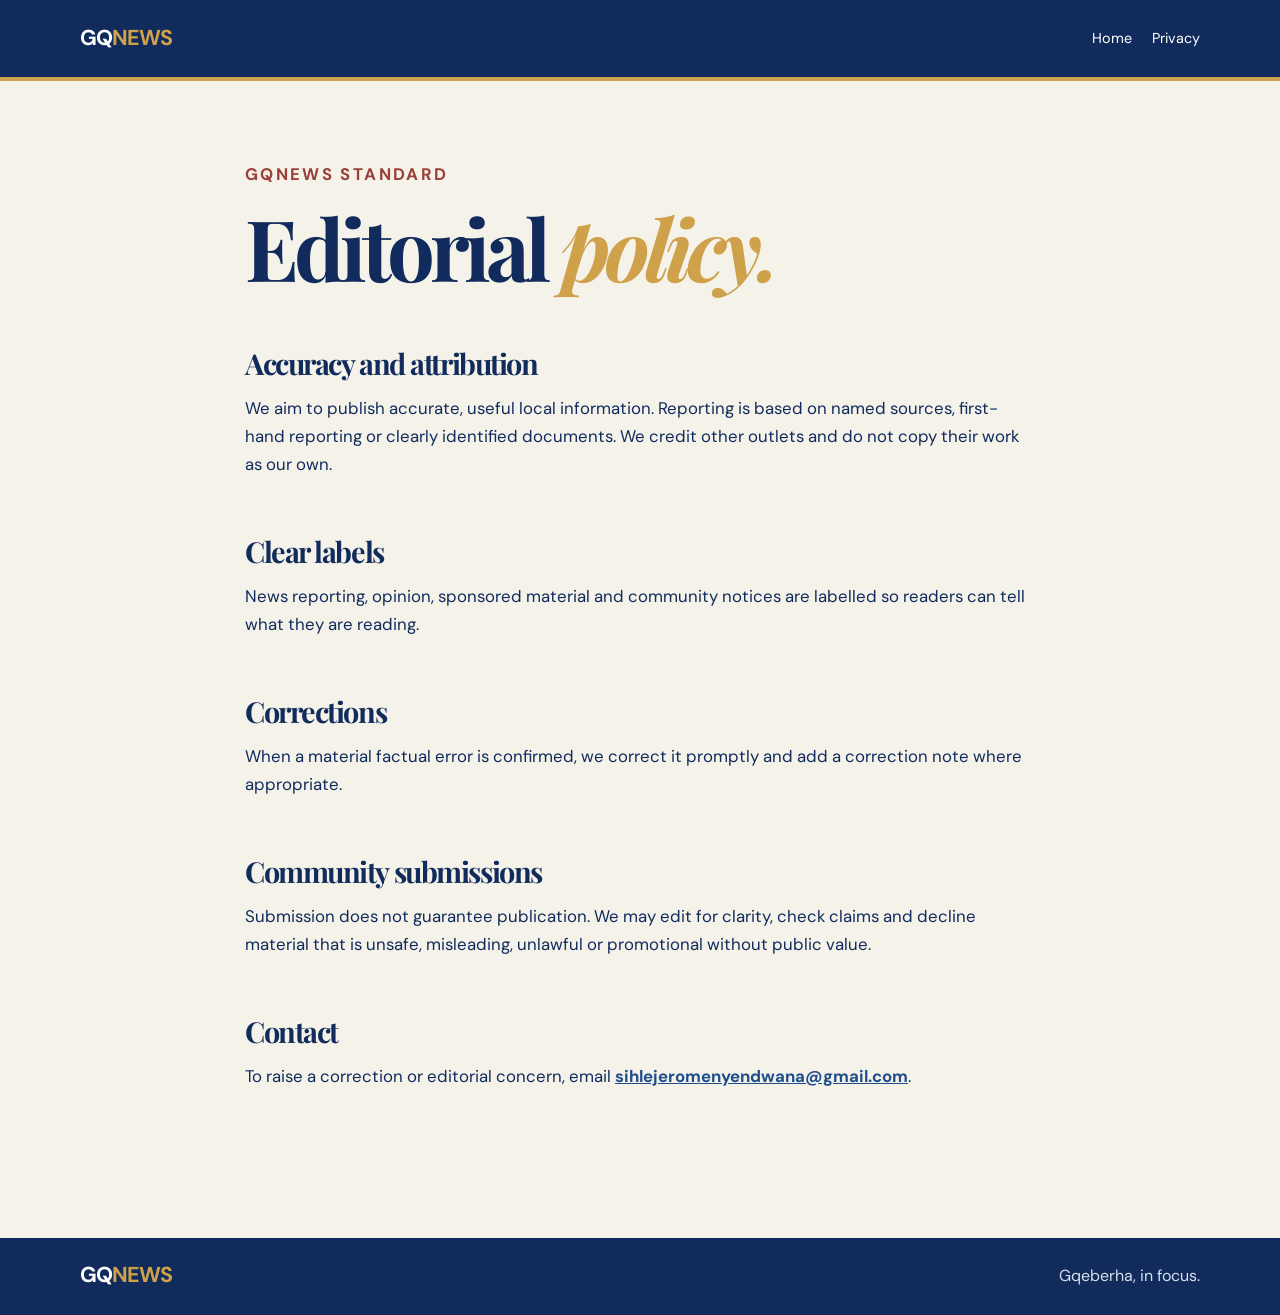
<file: editorial-policy.html>
<!doctype html><html lang="en-ZA"><head><meta charset="utf-8"><meta name="viewport" content="width=device-width,initial-scale=1"><meta name="description" content="GQNews editorial policy."><link rel="stylesheet" href="styles.css"><title>Editorial Policy | GQNews</title></head><body><header class="site-header"><div class="wrap nav"><a class="brand" href="./">GQ<span>NEWS</span></a><nav><a href="./">Home</a><a href="privacy.html">Privacy</a></nav></div></header><main class="wrap legal"><p class="eyebrow dark">GQNEWS STANDARD</p><h1>Editorial <em>policy.</em></h1><h2>Accuracy and attribution</h2><p>We aim to publish accurate, useful local information. Reporting is based on named sources, first-hand reporting or clearly identified documents. We credit other outlets and do not copy their work as our own.</p><h2>Clear labels</h2><p>News reporting, opinion, sponsored material and community notices are labelled so readers can tell what they are reading.</p><h2>Corrections</h2><p>When a material factual error is confirmed, we correct it promptly and add a correction note where appropriate.</p><h2>Community submissions</h2><p>Submission does not guarantee publication. We may edit for clarity, check claims and decline material that is unsafe, misleading, unlawful or promotional without public value.</p><h2>Contact</h2><p>To raise a correction or editorial concern, email <a href="mailto:sihlejeromenyendwana@gmail.com">sihlejeromenyendwana@gmail.com</a>.</p></main><footer><div class="wrap footer"><a class="brand" href="./">GQ<span>NEWS</span></a><p>Gqeberha, in focus.</p></div></footer></body></html>
</file>
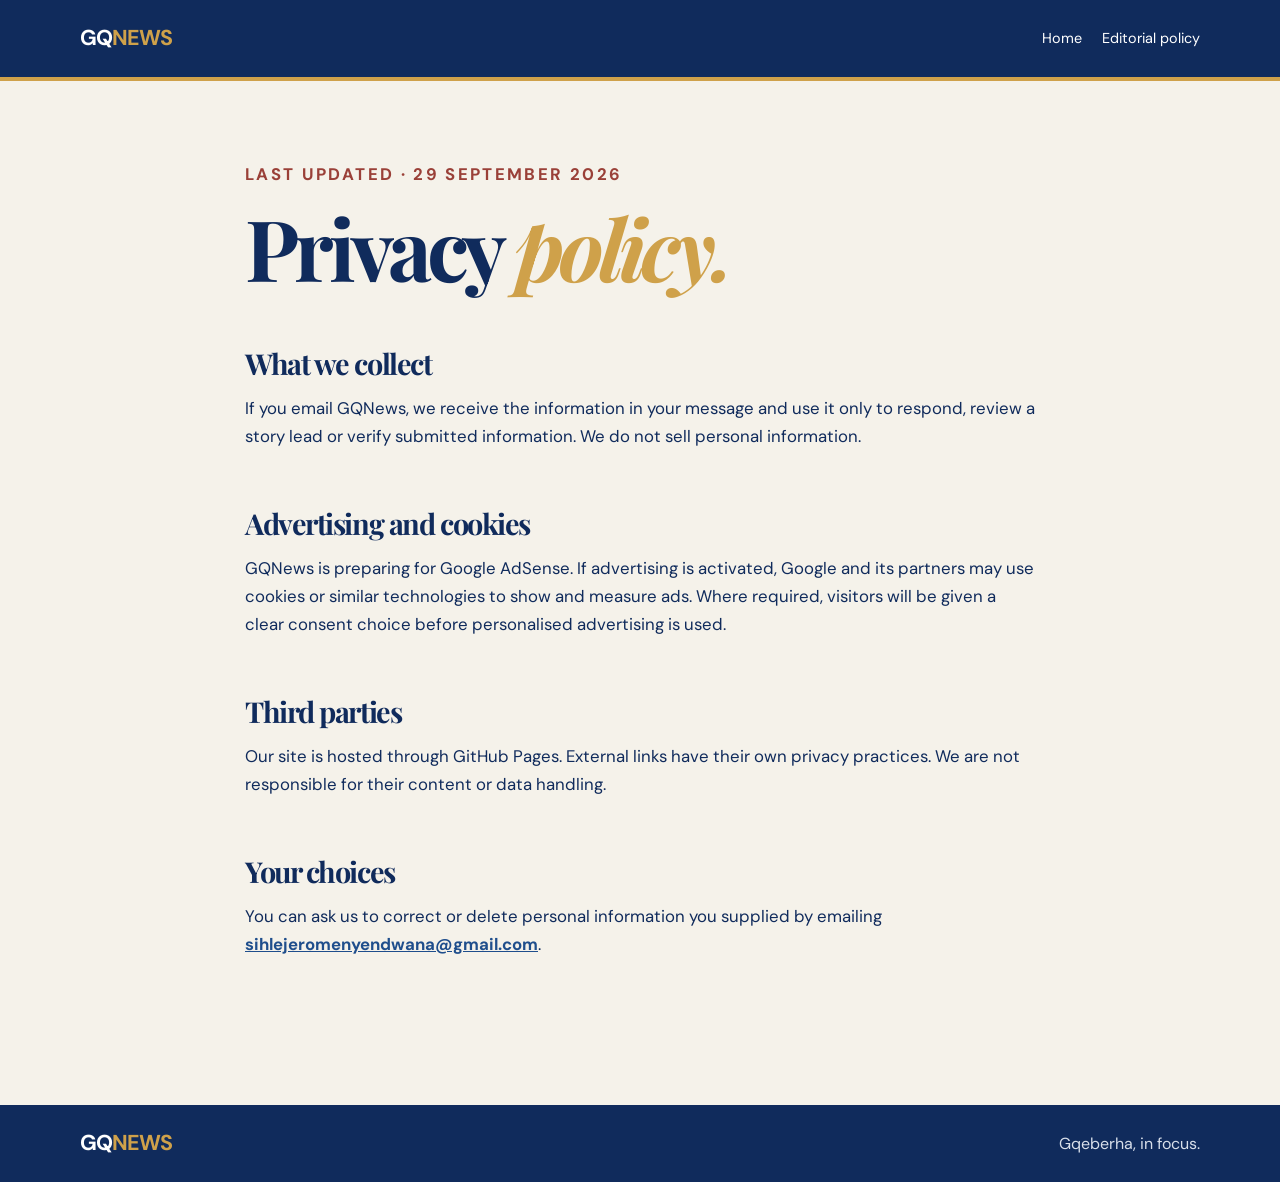
<file: privacy.html>
<!doctype html><html lang="en-ZA"><head><meta charset="utf-8"><meta name="viewport" content="width=device-width,initial-scale=1"><meta name="description" content="GQNews privacy policy."><link rel="stylesheet" href="styles.css"><title>Privacy Policy | GQNews</title></head><body><header class="site-header"><div class="wrap nav"><a class="brand" href="./">GQ<span>NEWS</span></a><nav><a href="./">Home</a><a href="editorial-policy.html">Editorial policy</a></nav></div></header><main class="wrap legal"><p class="eyebrow dark">LAST UPDATED · 29 SEPTEMBER 2026</p><h1>Privacy <em>policy.</em></h1><h2>What we collect</h2><p>If you email GQNews, we receive the information in your message and use it only to respond, review a story lead or verify submitted information. We do not sell personal information.</p><h2>Advertising and cookies</h2><p>GQNews is preparing for Google AdSense. If advertising is activated, Google and its partners may use cookies or similar technologies to show and measure ads. Where required, visitors will be given a clear consent choice before personalised advertising is used.</p><h2>Third parties</h2><p>Our site is hosted through GitHub Pages. External links have their own privacy practices. We are not responsible for their content or data handling.</p><h2>Your choices</h2><p>You can ask us to correct or delete personal information you supplied by emailing <a href="mailto:sihlejeromenyendwana@gmail.com">sihlejeromenyendwana@gmail.com</a>.</p></main><footer><div class="wrap footer"><a class="brand" href="./">GQ<span>NEWS</span></a><p>Gqeberha, in focus.</p></div></footer></body></html>
</file>
<file: styles.css>
@import url(https://fonts.googleapis.com/css2?family=DM+Sans:wght@400;500;700&family=Playfair+Display:ital,wght@0,600;0,700;1,600;1,700&display=swap);
:root{--ink:#102b5c;--blue:#1f4e8c;--gold:#cfa14a;--paper:#f5f2ea;--red:#9a4038;--line:#d8d3c8}*{box-sizing:border-box}body{margin:0;background:var(--paper);color:var(--ink);font:16px/1.65 DM\ Sans,sans-serif}.wrap{width:min(1120px,calc(100% - 40px));margin:auto}.skip{position:absolute;top:-100px;left:12px;background:white;padding:8px;z-index:4}.skip:focus{top:10px}.site-header{background:var(--ink);color:white;border-bottom:4px solid var(--gold)}.nav,.footer{min-height:77px;display:flex;align-items:center;justify-content:space-between;gap:24px}.brand{font-weight:700;letter-spacing:-1px;font-size:1.35rem;color:white;text-decoration:none}.brand span{color:var(--gold)}nav{display:flex;gap:20px;flex-wrap:wrap}nav a,footer a{font-size:.9rem;color:inherit;text-decoration:none}nav a:hover,footer a:hover,a:focus{color:var(--gold)}.hero{background:var(--ink);color:white;padding:88px 0 100px;background-image:radial-gradient(circle at 90% 15%,#1f4e8c 0,transparent 36%)}h1,h2,h3{font-family:Playfair\ Display,serif;line-height:1.05;margin:.1em 0 .45em}h1{font-size:clamp(3rem,8vw,6.8rem);letter-spacing:-.06em}h2{font-size:clamp(2.1rem,4.5vw,3.8rem);letter-spacing:-.05em}h3{font-size:1.72rem;letter-spacing:-.04em}em{color:var(--gold)}.eyebrow,.tag{color:var(--gold);font-size:.72rem;letter-spacing:.14em;font-weight:700;margin:0 0 13px}.dark{color:var(--red)}.intro{max-width:640px;font-size:1.2rem}.button{display:inline-flex;gap:18px;align-items:center;background:var(--gold);color:var(--ink);text-decoration:none;padding:13px 18px;margin-top:20px;font-weight:700;box-shadow:4px 4px 0 #fff}.button.light{background:var(--paper);box-shadow:4px 4px 0 var(--gold)}.section{padding:90px 0}.section-head{display:flex;justify-content:space-between;gap:30px;align-items:end;margin-bottom:35px}.section-head>p{max-width:310px;margin:0}.grid{display:grid;grid-template-columns:2fr 1fr 1fr;gap:18px}.story{padding:28px;background:white;border:1px solid var(--line);display:flex;flex-direction:column}.story.feature{background:var(--blue);color:white}.story .date{font-size:.78rem;color:#777;margin:0 0 18px}.story.feature .date{color:#cbd7ea}.story p:not(.tag):not(.date){margin-top:0}.story a{margin-top:auto;color:inherit;font-weight:700;font-size:.9rem}.ad-wrap{margin-top:-34px}.ad-slot{min-height:100px;border:1px dashed #b9b1a1;background:#eeeadf;display:flex;flex-direction:column;align-items:center;justify-content:center;text-align:center;color:#6f6a61}.ad-slot span{font-size:.65rem;letter-spacing:.16em;font-weight:700}.ad-slot p{font-size:.8rem;margin:5px}.community{background:var(--red);color:white;padding:70px 0}.community-grid{display:flex;justify-content:space-between;align-items:center;gap:40px}.community h2{max-width:600px}.about{max-width:780px}.about p{font-size:1.1rem}.about a,.legal a{color:var(--blue);font-weight:700}footer{background:var(--ink);color:white;margin-top:50px}.footer>p{margin-left:auto;color:#d8dfea}.legal{max-width:790px;padding:80px 0}.legal h1{font-size:clamp(3rem,7vw,5.3rem)}.legal h2{font-size:1.8rem;margin-top:2em}.legal p{font-size:1.05rem}@media(max-width:760px){.nav,.footer{padding:15px 0;align-items:flex-start;flex-direction:column}.hero{padding:70px 0}.section{padding:65px 0}.section-head,.community-grid{display:block}.section-head>p{margin-top:18px}.grid{grid-template-columns:1fr}.story{min-height:250px}.footer>p{margin:0}.community .button{margin-top:18px}}
</file>
